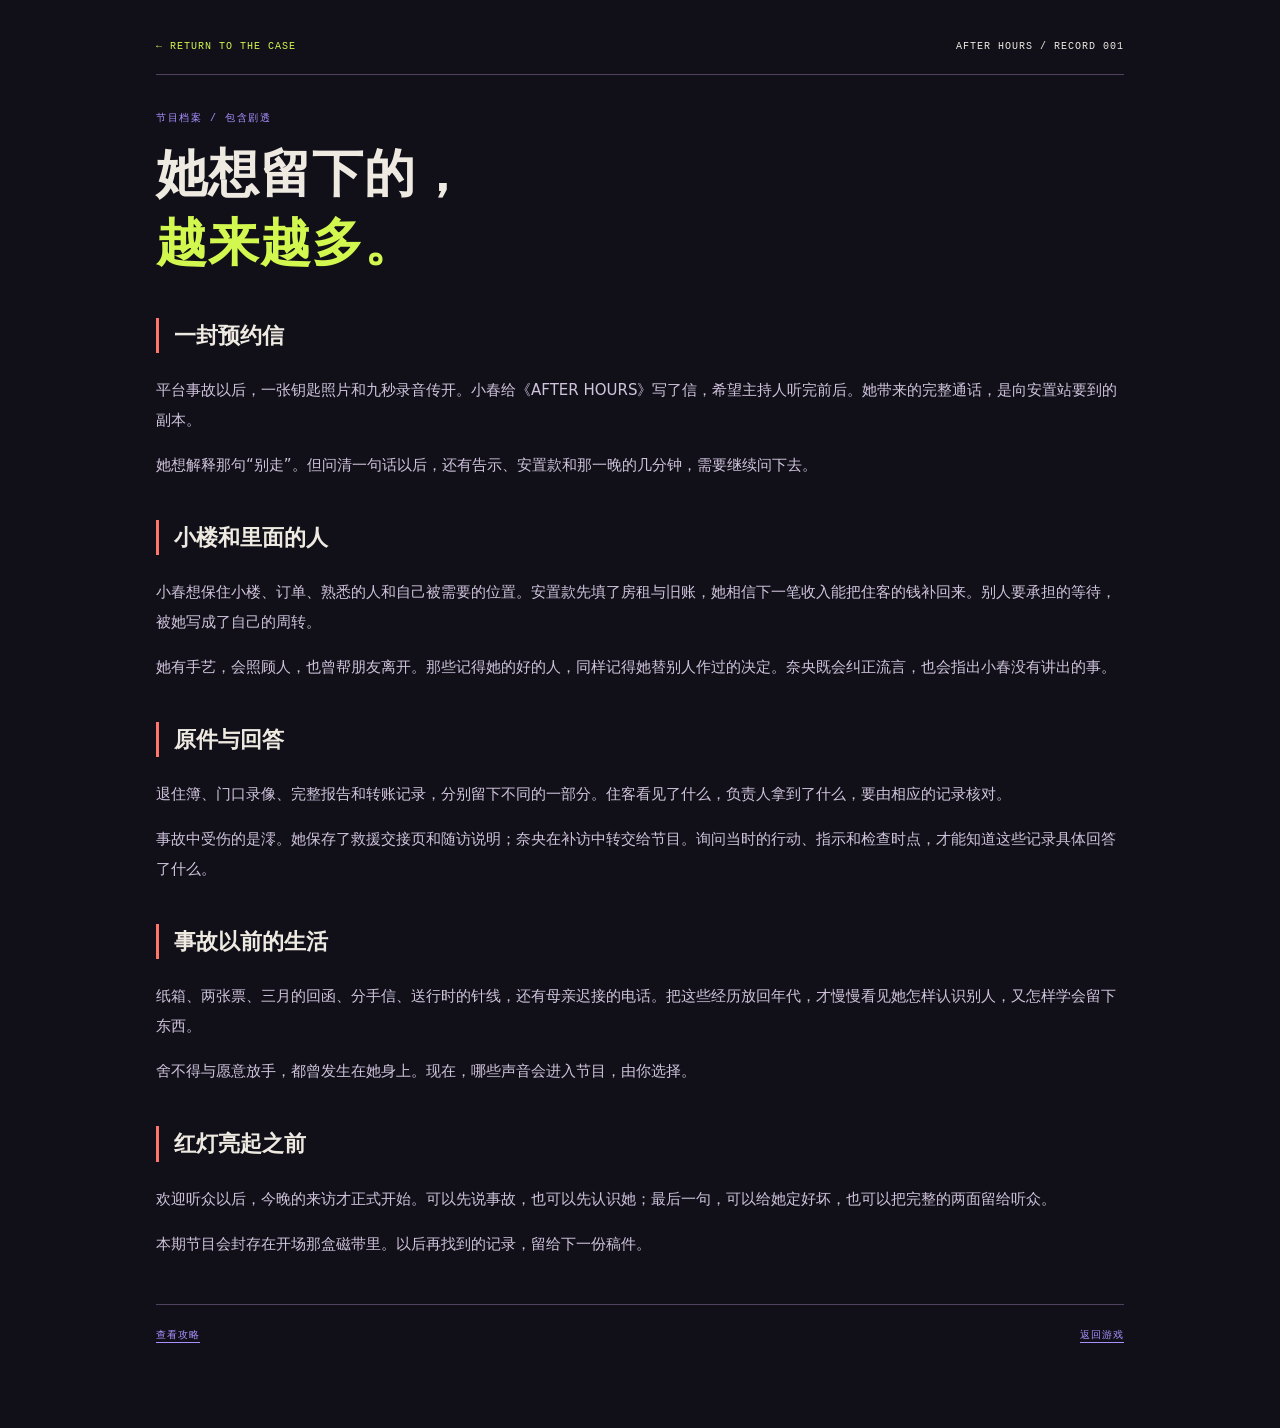
<file: case-notes.html>
<!doctype html>
<html lang="zh-CN">
<head><meta charset="utf-8"><meta name="viewport" content="width=device-width,initial-scale=1"><title>DEAD AIR · 积隅 / 节目档案 2.0.0</title><link rel="stylesheet" href="guide.css"></head>
<body><main class="guide">
<header><a href="index.html">← RETURN TO THE CASE</a><span>AFTER HOURS / RECORD 001</span></header>
<p class="eyebrow">节目档案 / 包含剧透</p><h1>她想留下的，<br><em>越来越多。</em></h1>
<section><h2>一封预约信</h2><p>平台事故以后，一张钥匙照片和九秒录音传开。小春给《AFTER HOURS》写了信，希望主持人听完前后。她带来的完整通话，是向安置站要到的副本。</p><p>她想解释那句“别走”。但问清一句话以后，还有告示、安置款和那一晚的几分钟，需要继续问下去。</p></section>
<section><h2>小楼和里面的人</h2><p>小春想保住小楼、订单、熟悉的人和自己被需要的位置。安置款先填了房租与旧账，她相信下一笔收入能把住客的钱补回来。别人要承担的等待，被她写成了自己的周转。</p><p>她有手艺，会照顾人，也曾帮朋友离开。那些记得她的好的人，同样记得她替别人作过的决定。奈央既会纠正流言，也会指出小春没有讲出的事。</p></section>
<section><h2>原件与回答</h2><p>退住簿、门口录像、完整报告和转账记录，分别留下不同的一部分。住客看见了什么，负责人拿到了什么，要由相应的记录核对。</p><p>事故中受伤的是澪。她保存了救援交接页和随访说明；奈央在补访中转交给节目。询问当时的行动、指示和检查时点，才能知道这些记录具体回答了什么。</p></section>
<section><h2>事故以前的生活</h2><p>纸箱、两张票、三月的回函、分手信、送行时的针线，还有母亲迟接的电话。把这些经历放回年代，才慢慢看见她怎样认识别人，又怎样学会留下东西。</p><p>舍不得与愿意放手，都曾发生在她身上。现在，哪些声音会进入节目，由你选择。</p></section>
<section><h2>红灯亮起之前</h2><p>欢迎听众以后，今晚的来访才正式开始。可以先说事故，也可以先认识她；最后一句，可以给她定好坏，也可以把完整的两面留给听众。</p><p>本期节目会封存在开场那盒磁带里。以后再找到的记录，留给下一份稿件。</p></section>
<footer><a href="walkthrough.html">查看攻略</a><a href="index.html">返回游戏</a></footer>
</main></body></html>
</file>
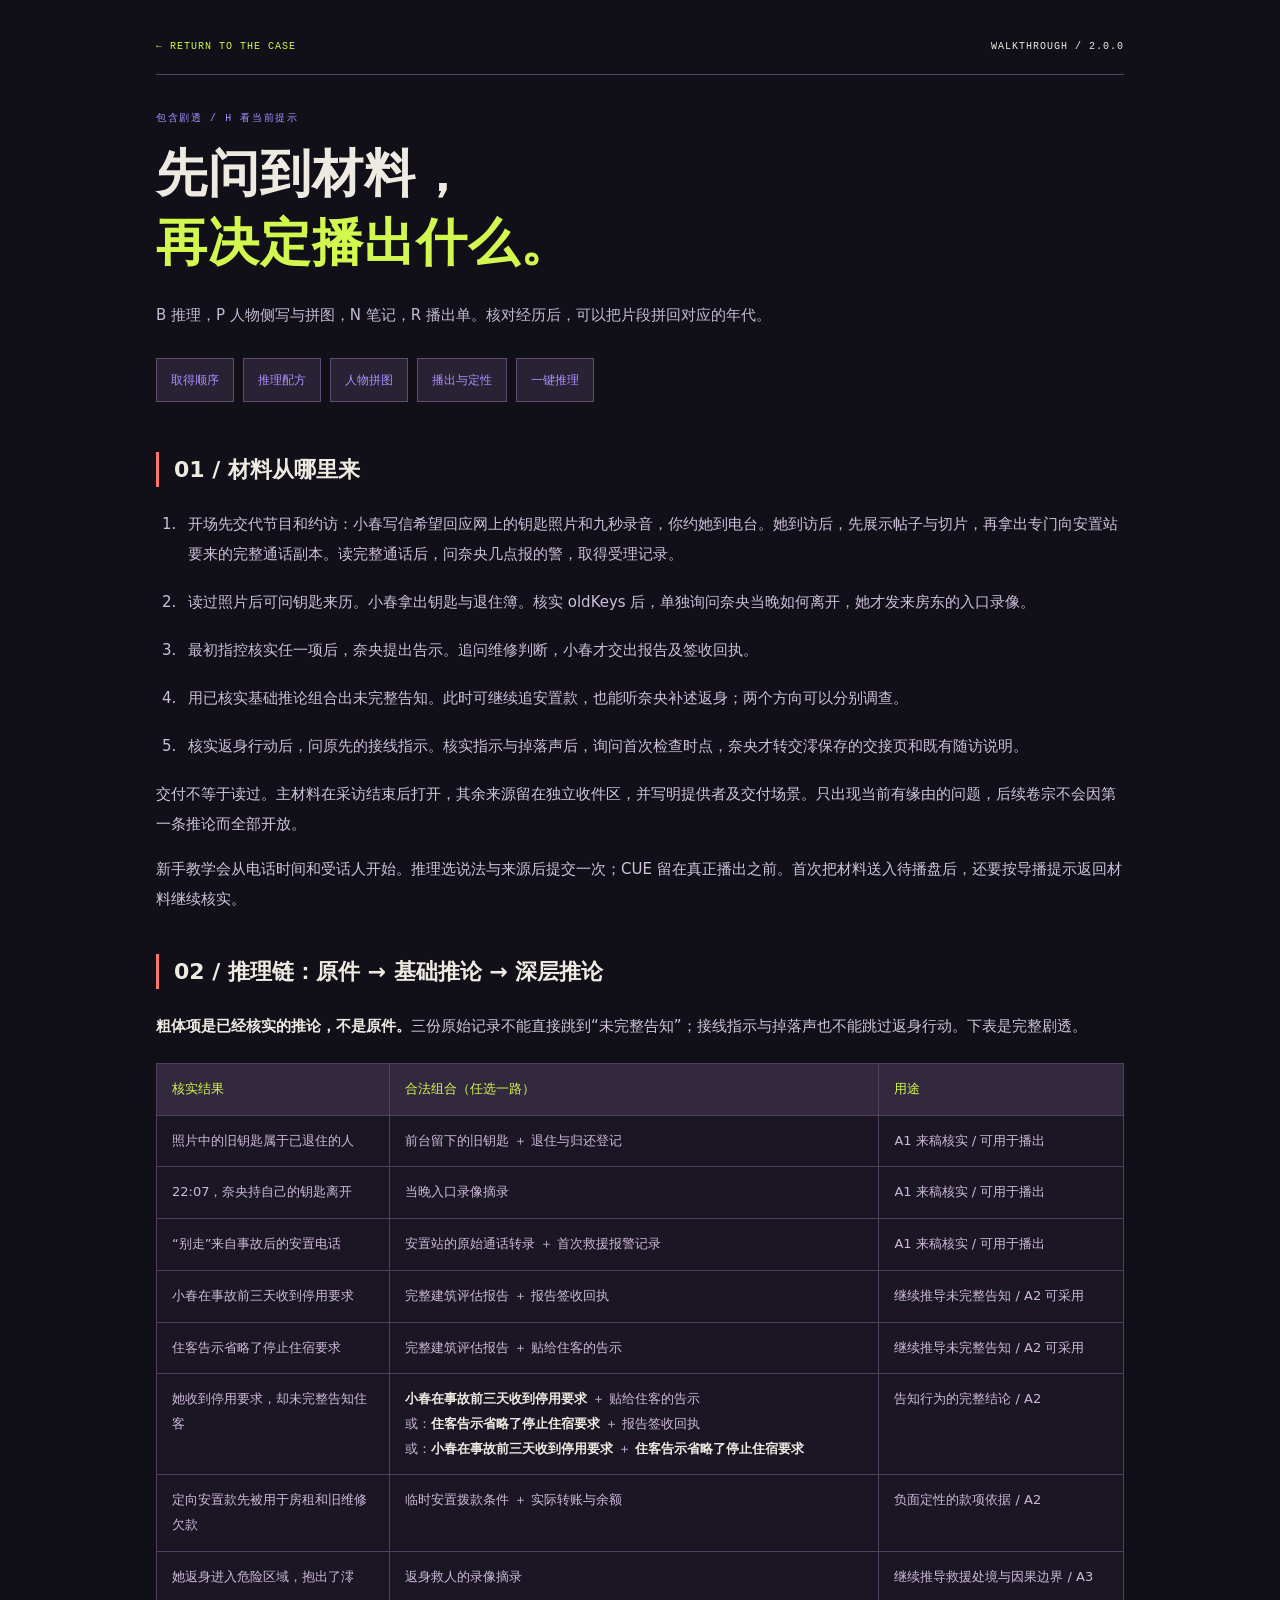
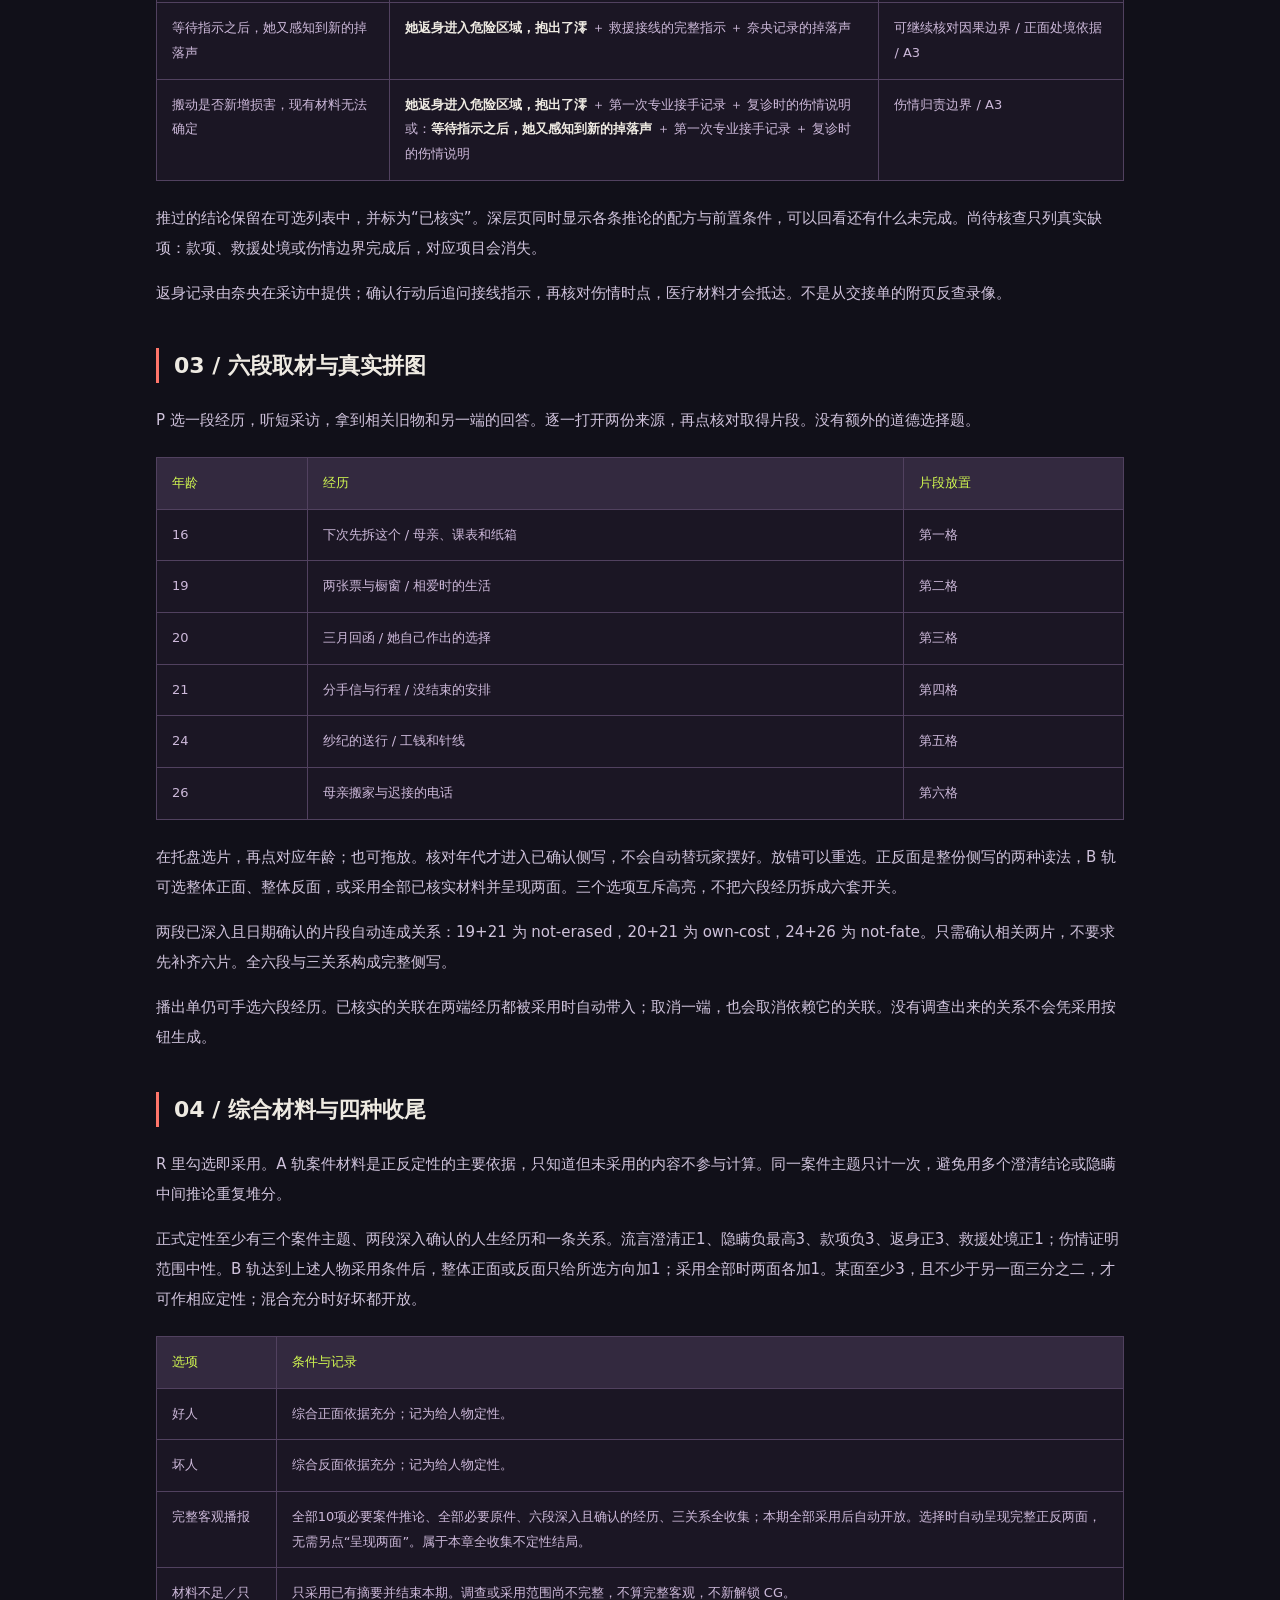
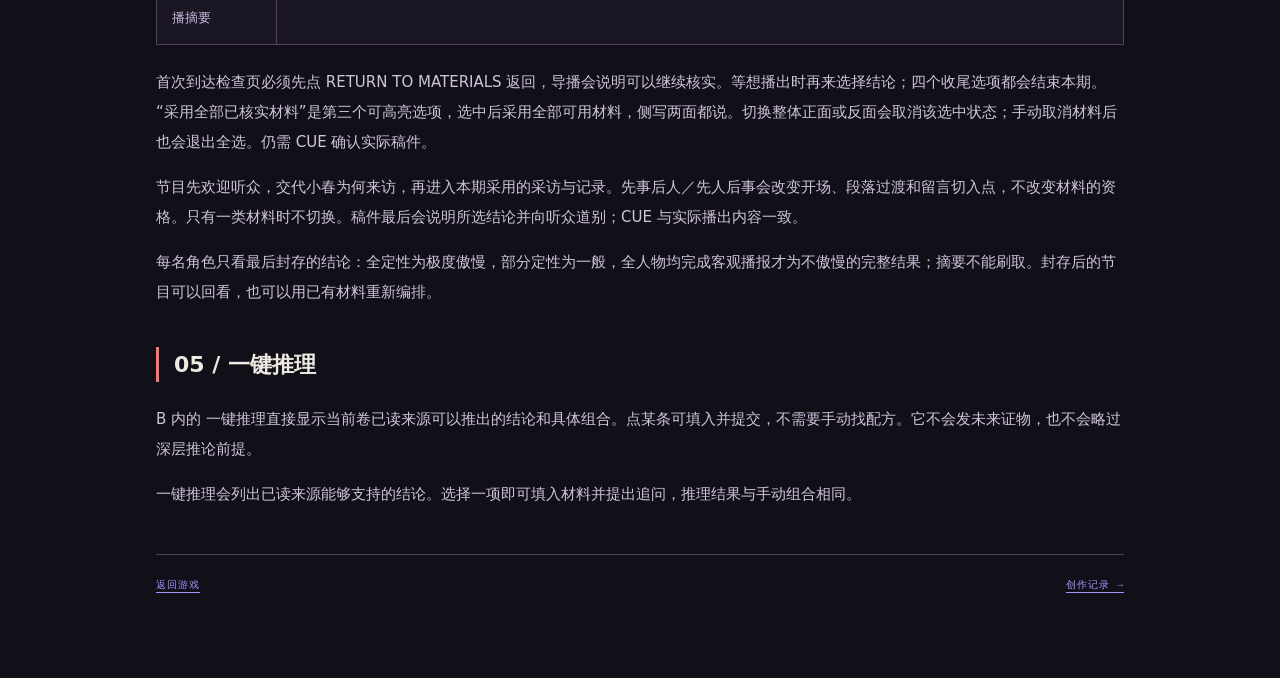
<file: walkthrough.html>
<!doctype html>
<html lang="zh-CN">
<head><meta charset="utf-8"><meta name="viewport" content="width=device-width,initial-scale=1"><title>DEAD AIR · 积隅 / v2.0.0 攻略</title><link rel="stylesheet" href="guide.css"></head>
<body><main class="guide">
<header><a href="index.html">← RETURN TO THE CASE</a><span>WALKTHROUGH / 2.0.0</span></header>
<p class="eyebrow">包含剧透 / H 看当前提示</p>
<h1>先问到材料，<br><em>再决定播出什么。</em></h1>
<p class="intro">B 推理，P 人物侧写与拼图，N 笔记，R 播出单。核对经历后，可以把片段拼回对应的年代。</p>
<nav><a href="#flow">取得顺序</a><a href="#case">推理配方</a><a href="#portrait">人物拼图</a><a href="#judgment">播出与定性</a><a href="#debug">一键推理</a></nav>

<section id="flow"><h2>01 / 材料从哪里来</h2>
<ol>
<li>开场先交代节目和约访：小春写信希望回应网上的钥匙照片和九秒录音，你约她到电台。她到访后，先展示帖子与切片，再拿出专门向安置站要来的完整通话副本。读完整通话后，问奈央几点报的警，取得受理记录。</li>
<li>读过照片后可问钥匙来历。小春拿出钥匙与退住簿。核实 oldKeys 后，单独询问奈央当晚如何离开，她才发来房东的入口录像。</li>
<li>最初指控核实任一项后，奈央提出告示。追问维修判断，小春才交出报告及签收回执。</li>
<li>用已核实基础推论组合出未完整告知。此时可继续追安置款，也能听奈央补述返身；两个方向可以分别调查。</li>
<li>核实返身行动后，问原先的接线指示。核实指示与掉落声后，询问首次检查时点，奈央才转交澪保存的交接页和既有随访说明。</li>
</ol>
<p>交付不等于读过。主材料在采访结束后打开，其余来源留在独立收件区，并写明提供者及交付场景。只出现当前有缘由的问题，后续卷宗不会因第一条推论而全部开放。</p>
<p>新手教学会从电话时间和受话人开始。推理选说法与来源后提交一次；CUE 留在真正播出之前。首次把材料送入待播盘后，还要按导播提示返回材料继续核实。</p>
</section>

<section id="case"><h2>02 / 推理链：原件 → 基础推论 → 深层推论</h2>
<p><strong>粗体项是已经核实的推论，不是原件。</strong>三份原始记录不能直接跳到“未完整告知”；接线指示与掉落声也不能跳过返身行动。下表是完整剧透。</p>
<div class="table-wrap"><table>
<thead><tr><th>核实结果</th><th>合法组合（任选一路）</th><th>用途</th></tr></thead>
<tbody>
<tr><td>照片中的旧钥匙属于已退住的人</td><td>前台留下的旧钥匙 ＋ 退住与归还登记</td><td>A1 来稿核实 / 可用于播出</td></tr>
<tr><td>22:07，奈央持自己的钥匙离开</td><td>当晚入口录像摘录</td><td>A1 来稿核实 / 可用于播出</td></tr>
<tr><td>“别走”来自事故后的安置电话</td><td>安置站的原始通话转录 ＋ 首次救援报警记录</td><td>A1 来稿核实 / 可用于播出</td></tr>
<tr><td>小春在事故前三天收到停用要求</td><td>完整建筑评估报告 ＋ 报告签收回执</td><td>继续推导未完整告知 / A2 可采用</td></tr>
<tr><td>住客告示省略了停止住宿要求</td><td>完整建筑评估报告 ＋ 贴给住客的告示</td><td>继续推导未完整告知 / A2 可采用</td></tr>
<tr><td>她收到停用要求，却未完整告知住客</td><td><strong>小春在事故前三天收到停用要求</strong> ＋ 贴给住客的告示<br>或：<strong>住客告示省略了停止住宿要求</strong> ＋ 报告签收回执<br>或：<strong>小春在事故前三天收到停用要求</strong> ＋ <strong>住客告示省略了停止住宿要求</strong></td><td>告知行为的完整结论 / A2</td></tr>
<tr><td>定向安置款先被用于房租和旧维修欠款</td><td>临时安置拨款条件 ＋ 实际转账与余额</td><td>负面定性的款项依据 / A2</td></tr>
<tr><td>她返身进入危险区域，抱出了澪</td><td>返身救人的录像摘录</td><td>继续推导救援处境与因果边界 / A3</td></tr>
<tr><td>等待指示之后，她又感知到新的掉落声</td><td><strong>她返身进入危险区域，抱出了澪</strong> ＋ 救援接线的完整指示 ＋ 奈央记录的掉落声</td><td>可继续核对因果边界 / 正面处境依据 / A3</td></tr>
<tr><td>搬动是否新增损害，现有材料无法确定</td><td><strong>她返身进入危险区域，抱出了澪</strong> ＋ 第一次专业接手记录 ＋ 复诊时的伤情说明<br>或：<strong>等待指示之后，她又感知到新的掉落声</strong> ＋ 第一次专业接手记录 ＋ 复诊时的伤情说明</td><td>伤情归责边界 / A3</td></tr>
</tbody></table></div>
<p>推过的结论保留在可选列表中，并标为“已核实”。深层页同时显示各条推论的配方与前置条件，可以回看还有什么未完成。尚待核查只列真实缺项：款项、救援处境或伤情边界完成后，对应项目会消失。</p>
<p>返身记录由奈央在采访中提供；确认行动后追问接线指示，再核对伤情时点，医疗材料才会抵达。不是从交接单的附页反查录像。</p>
</section>

<section id="portrait"><h2>03 / 六段取材与真实拼图</h2>
<p>P 选一段经历，听短采访，拿到相关旧物和另一端的回答。逐一打开两份来源，再点核对取得片段。没有额外的道德选择题。</p>
<div class="table-wrap"><table>
<thead><tr><th>年龄</th><th>经历</th><th>片段放置</th></tr></thead>
<tbody>
<tr><td>16</td><td>下次先拆这个 / 母亲、课表和纸箱</td><td>第一格</td></tr>
<tr><td>19</td><td>两张票与橱窗 / 相爱时的生活</td><td>第二格</td></tr>
<tr><td>20</td><td>三月回函 / 她自己作出的选择</td><td>第三格</td></tr>
<tr><td>21</td><td>分手信与行程 / 没结束的安排</td><td>第四格</td></tr>
<tr><td>24</td><td>纱纪的送行 / 工钱和针线</td><td>第五格</td></tr>
<tr><td>26</td><td>母亲搬家与迟接的电话</td><td>第六格</td></tr>
</tbody></table></div>
<p>在托盘选片，再点对应年龄；也可拖放。核对年代才进入已确认侧写，不会自动替玩家摆好。放错可以重选。正反面是整份侧写的两种读法，B 轨可选整体正面、整体反面，或采用全部已核实材料并呈现两面。三个选项互斥高亮，不把六段经历拆成六套开关。</p>
<p>两段已深入且日期确认的片段自动连成关系：19+21 为 not-erased，20+21 为 own-cost，24+26 为 not-fate。只需确认相关两片，不要求先补齐六片。全六段与三关系构成完整侧写。</p>
<p>播出单仍可手选六段经历。已核实的关联在两端经历都被采用时自动带入；取消一端，也会取消依赖它的关联。没有调查出来的关系不会凭采用按钮生成。</p>
</section>

<section id="judgment"><h2>04 / 综合材料与四种收尾</h2>
<p>R 里勾选即采用。A 轨案件材料是正反定性的主要依据，只知道但未采用的内容不参与计算。同一案件主题只计一次，避免用多个澄清结论或隐瞒中间推论重复堆分。</p>
<p>正式定性至少有三个案件主题、两段深入确认的人生经历和一条关系。流言澄清正1、隐瞒负最高3、款项负3、返身正3、救援处境正1；伤情证明范围中性。B 轨达到上述人物采用条件后，整体正面或反面只给所选方向加1；采用全部时两面各加1。某面至少3，且不少于另一面三分之二，才可作相应定性；混合充分时好坏都开放。</p>
<div class="table-wrap"><table>
<thead><tr><th>选项</th><th>条件与记录</th></tr></thead>
<tbody>
<tr><td>好人</td><td>综合正面依据充分；记为给人物定性。</td></tr>
<tr><td>坏人</td><td>综合反面依据充分；记为给人物定性。</td></tr>
<tr><td>完整客观播报</td><td>全部10项必要案件推论、全部必要原件、六段深入且确认的经历、三关系全收集；本期全部采用后自动开放。选择时自动呈现完整正反两面，无需另点“呈现两面”。属于本章全收集不定性结局。</td></tr>
<tr><td>材料不足／只播摘要</td><td>只采用已有摘要并结束本期。调查或采用范围尚不完整，不算完整客观，不新解锁 CG。</td></tr>
</tbody></table></div>
<p>首次到达检查页必须先点 RETURN TO MATERIALS 返回，导播会说明可以继续核实。等想播出时再来选择结论；四个收尾选项都会结束本期。“采用全部已核实材料”是第三个可高亮选项，选中后采用全部可用材料，侧写两面都说。切换整体正面或反面会取消该选中状态；手动取消材料后也会退出全选。仍需 CUE 确认实际稿件。</p>
<p>节目先欢迎听众，交代小春为何来访，再进入本期采用的采访与记录。先事后人／先人后事会改变开场、段落过渡和留言切入点，不改变材料的资格。只有一类材料时不切换。稿件最后会说明所选结论并向听众道别；CUE 与实际播出内容一致。</p>
<p>每名角色只看最后封存的结论：全定性为极度傲慢，部分定性为一般，全人物均完成客观播报才为不傲慢的完整结果；摘要不能刷取。封存后的节目可以回看，也可以用已有材料重新编排。</p>
</section>

<section id="debug"><h2>05 / 一键推理</h2>
<p>B 内的 一键推理直接显示当前卷已读来源可以推出的结论和具体组合。点某条可填入并提交，不需要手动找配方。它不会发未来证物，也不会略过深层推论前提。</p>
<p>一键推理会列出已读来源能够支持的结论。选择一项即可填入材料并提出追问，推理结果与手动组合相同。</p>
</section>
<footer><a href="index.html">返回游戏</a><a href="case-notes.html">创作记录 →</a></footer>
</main></body></html>
</file>
<file: guide.css>
:root{--ink:#111019;--paper:#eeeae2;--lime:#d2f850;--purple:#aa90ff;--red:#ff756a}*{box-sizing:border-box}body{margin:0;background:var(--ink);color:var(--paper);font:15px/2 "Microsoft YaHei","PingFang SC",system-ui,sans-serif}.guide{max-width:1040px;margin:auto;padding:38px 36px 65px}header,footer{display:flex;justify-content:space-between;gap:20px;font:10px/1.8 Consolas,monospace;letter-spacing:1px;border-bottom:1px solid #514260;padding-bottom:18px}a{color:var(--purple);text-underline-offset:4px}header a{color:var(--lime);text-decoration:none}.eyebrow{font:10px Consolas,monospace;letter-spacing:1.6px;color:var(--purple);margin:36px 0 15px}h1{font-size:51px;line-height:1.35;margin:0 0 22px;letter-spacing:1px}h1 em{font-style:normal;color:var(--lime)}.intro{color:#c7b9d4;max-width:850px;font-size:15px}nav{display:flex;flex-wrap:wrap;gap:9px;margin:28px 0 40px}nav a{padding:9px 14px;background:#292134;border:1px solid #5f4c70;text-decoration:none;font-size:12px}section{padding-top:10px;margin-top:30px}h2{font-size:22px;border-left:3px solid var(--red);padding-left:15px;line-height:1.6;margin:0 0 22px}p{color:#d0c3dc}ol{padding-left:25px}li{padding-left:7px;margin:18px 0;color:#cdbed9}b,strong{color:var(--paper)}.table-wrap{overflow:auto;margin:22px 0}table{border-collapse:collapse;width:100%;font-size:13px;line-height:1.9;min-width:650px}td,th{padding:13px 15px;border:1px solid #51415f;vertical-align:top;text-align:left}th{background:#33293f;color:var(--lime);font-weight:500}td{color:#cdb9da;background:#1b1624}details{border-top:1px solid #584365;padding:15px 0}summary{cursor:pointer;color:var(--purple);font-size:15px}details p{font-size:13px;padding:0 18px}footer{margin-top:45px;padding-top:22px;border-top:1px solid #514260;border-bottom:0}@media(max-width:700px){.guide{padding:25px 21px 40px}h1{font-size:35px}.intro,body{font-size:13px}h2{font-size:19px}header span{display:none}nav{gap:7px}nav a{font-size:10px;padding:8px 10px}table{font-size:12px}td,th{padding:10px}li{margin:16px 0}footer{font-size:9px}}
</file>
